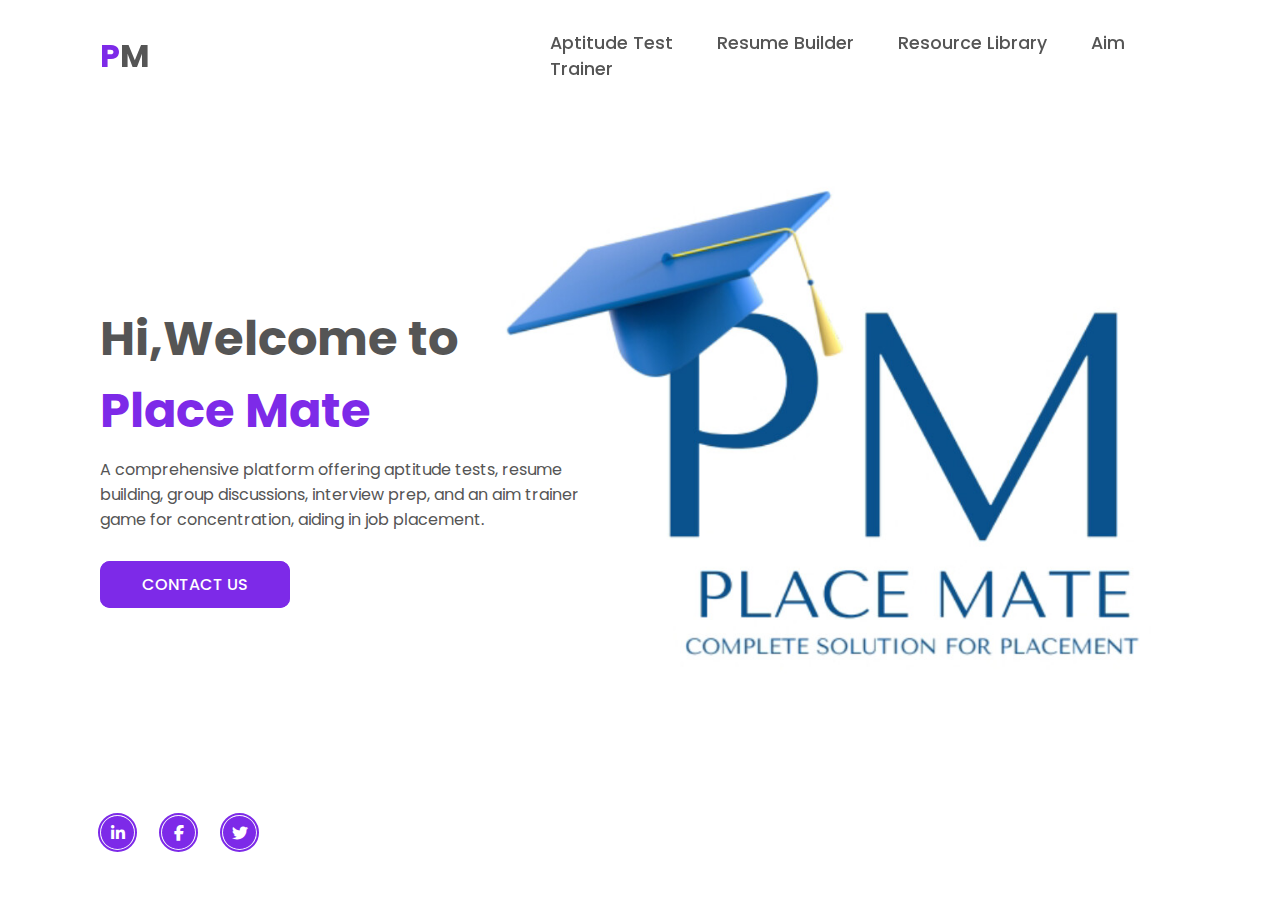
<file: index.html>
<!DOCTYPE html>
<html lang="en">

<head>
    <meta charset="UTF-8">
    <meta http-equiv="X-UA-Compatible" content="IE=edge">
    <meta name="viewport" content="width=device-width, initial-scale=1.0">
    <title>Create a Personal Portfolio Website using HTML and CSS | Codehal</title>
    <link rel="stylesheet" href="https://cdnjs.cloudflare.com/ajax/libs/font-awesome/6.2.0/css/all.min.css">
    <link rel="stylesheet" href="style.css">
</head>

<body>

    <header>
        <h2 class="logo"><span>P</span>M</h2>
        <nav class="navigation">
        
            <a href="indexw.html">Aptitude Test</a>
            <a href="https://resume-builder-new-chi.vercel.app/">Resume Builder</a>
            <a href="indexc.html">Resource Library</a>
            <a href="https://demo.waseemanjum.com/aim-trainer/">Aim Trainer</a>
        </nav>
        <a href="#" clas="btn-talk"></a>
    </header>

    <section class="home">
        <div class="content">
            <h2>Hi,Welcome to <span>Place Mate</span></h2>
            <p>A comprehensive platform offering aptitude tests, resume building, group discussions, interview prep, and an aim trainer game for concentration, aiding in job placement.</p>
            <div class="btn-group">
                <a href="#">CONTACT US</a>
            </div>
            <div class="social-icons">
                <a href="#"><i class="fa-brands fa-linkedin-in"></i></a>
                <a href="#"><i class="fa-brands fa-facebook-f"></i></a>
                <a href="#"><i class="fa-brands fa-twitter"></i></a>
            </div>
        </div>
    </section>

</body>

</html>
</file>
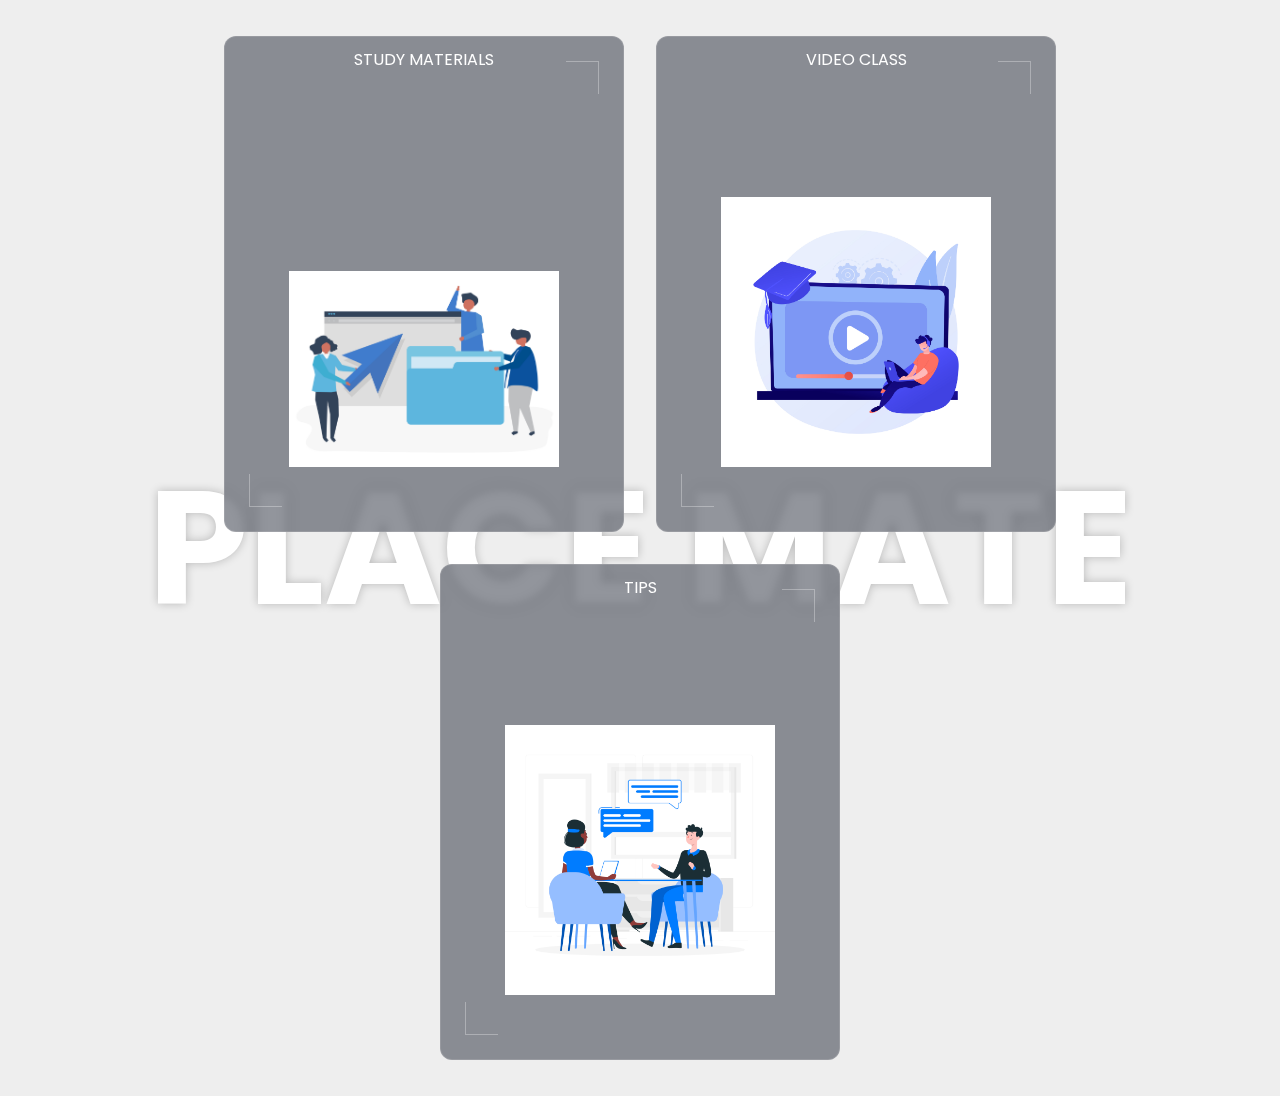
<file: indexc.html>
<!DOCTYPE html>
<html lang="en">
  <head>
    <meta charset="utf-8" />
    <meta name="viewport" content="width=device-width, initial-scale=1" />
    <title>Tilt Effect Cards</title>

    <link rel="stylesheet" href="stylec.css" />
  </head>
  <body>
    <main>
      <h1 class="title">PLACE MATE</h1>

      <section class="main">
        <a href="https://drive.google.com/drive/folders/1L34z76kS5Fe9gkw53QxvfjN_dJ7C95a7" class="wrap wrap--1">
          <div class="container container--1">
            <img src="66132.jpg" alt="" />
            <p>STUDY MATERIALS</p>
          </div>
        </a>

        <a href="https://youtube.com/playlist?list=PL8p2I9GklV454LdGfDOw0KkNazKuA-6B2&si=jO9QYECqRPsZlhEj" class="wrap wrap--2">
          <div class="container container--2">
            <img src="pm.jpg" alt="" />
            <p>VIDEO CLASS</p>
          </div>
        </a>

        <a href="https://youtu.be/0F6erIXCQU0?si=quaZUEVBNY56Deyj" class="wrap wrap--3">
          <div class="container container--3">
            <img src="in.jpg" alt="" />
            <p>TIPS</p>
          </div>
        </a>
      </section>
    </main>

    <div class="credits">
       <span class="heart"></span> 
      <a href="https://www.youtube.com/@opensourcecoding" target="_blank"
        ></a
      >
    </div>

    <script src="scriptc.js"></script>
  </body>
</html>
</file>
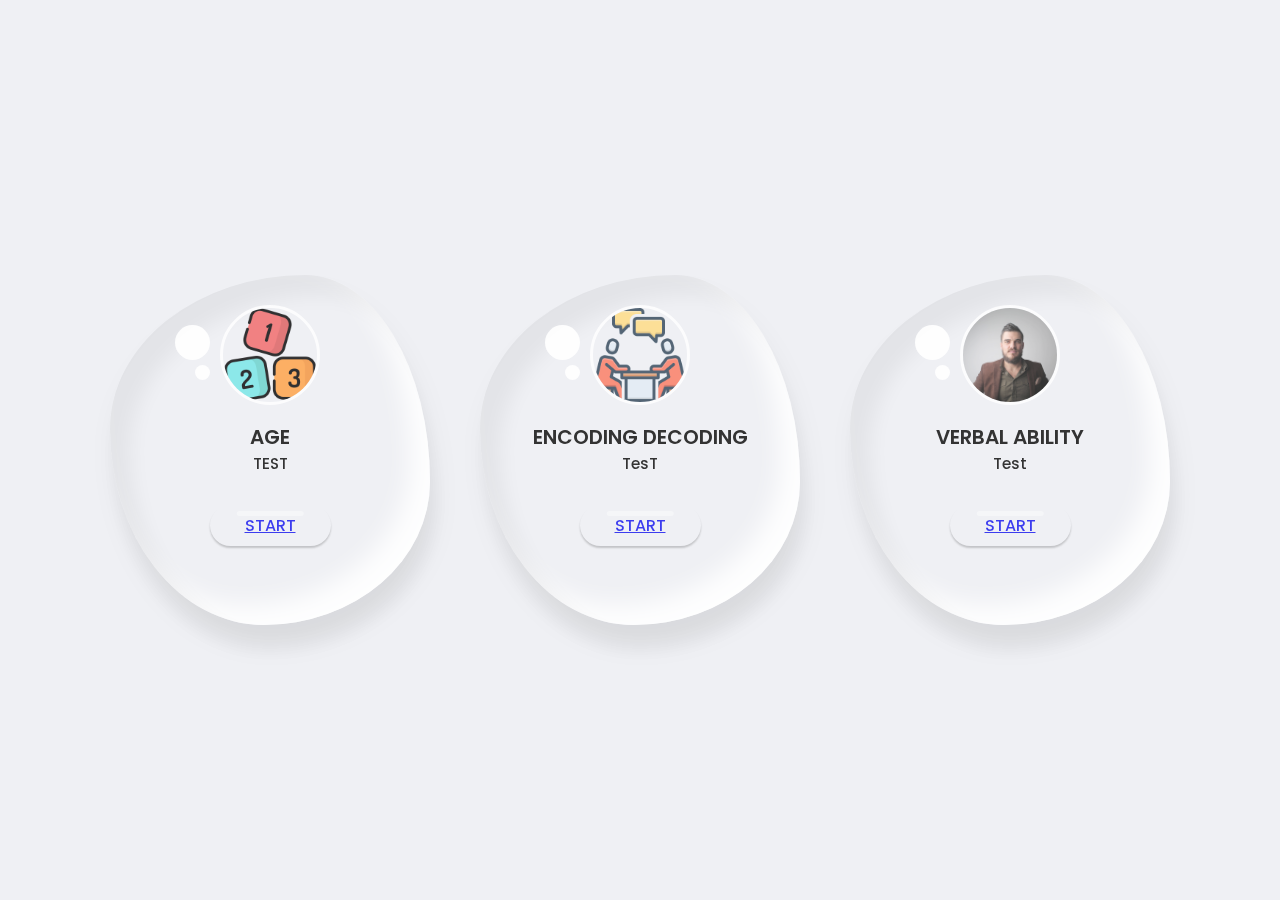
<file: indexw.html>
<!DOCTYPE html>
<html lang="en">

<head>
  <meta charset="UTF-8">
  <meta http-equiv="X-UA-Compatible" content="IE=edge">
  <meta name="viewport" content="width=device-width, initial-scale=1.0">
  <title>Water Drop Card Slider HTML CSS JS | Codehal</title>

  <!-- swiper css -->
  <link rel="stylesheet" href="https://cdn.jsdelivr.net/npm/swiper@9/swiper-bundle.min.css" />

  <!-- box icons -->
  <link href='https://unpkg.com/boxicons@2.1.4/css/boxicons.min.css' rel='stylesheet'>

  <!-- custom css -->
  <link rel="stylesheet" type="text/css" href="stylew.css">
</head>

<body>

  <div class="container">
    <div class="box mySwiper">
      <div class="content swiper-wrapper">
        <div class="card swiper-slide">
          <div class="card-content">
            <div class="image">
              <img src="img1.png" alt="">
            </div>

            <div class="name-profession">
              <span class="name"> AGE</span>
              <span class="profession">TEST</span>
            </div>



            <button style="--clr:#f0f5b">
              <a href="indexq1.html">START</a>
            
            </button>
          </div>
        </div>

        <div class="card swiper-slide">
          <div class="card-content">
            <div class="image">
              <img src="img2.png" alt="">
            </div>

            <div class="name-profession">
              <span class="name">ENCODING DECODING</span>
              <span class="profession">TesT</span>
            </div>

          

            <button style="--clr:#b01fe">
              <a href="indexq2.html">START</a>

            </button>
          </div>
        </div>

        <div class="card swiper-slide">
          <div class="card-content">
            <div class="image">
              <img src="img3.jpg" alt="">
            </div>

            <div class="name-profession">
              <span class="name">VERBAL ABILITY</span>
              <span class="profession">Test</span>
            </div>

           
            <button style="--clr:#ea401">
              <a href="hi.html">START</a>

          </div>
        </div>

  <!-- swiper js -->
  <script src="https://cdn.jsdelivr.net/npm/swiper@9/swiper-bundle.min.js"></script>

  <!-- custom js -->
  <script src="scriptw.js"></script>
</body>

</html>
</file>
<file: style.css>
@import url('https://fonts.googleapis.com/css2?family=Poppins:wght@300;400;500;600;700;800;900&display=swap');

* {
    margin: 0;
    padding: 0;
    box-sizing: border-box;
    font-family: 'Poppins', sans-serif;
}

header {
    position: fixed;
    top: 0;
    left: 0;
    width: 100%;
    padding: 30px 100px;
    display: flex;
    justify-content: space-between;
    align-items: center;
    z-index: 100;
}

.logo {
    font-size: 2em;
    color: #555;
    cursor: default;
}

.logo span {
    color: #7d2ae8;
}

.navigation {
    margin-left: 400px;
}

.navigation a {
    font-size: 1.1em;
    color: #555;
    text-decoration: none;
    margin-right: 40px;
    font-weight: 500;
    transition: .3s;
}

.navigation a:hover {
    color: #7d2ae8;
}

.btn-talk {
    color: #fff;
    text-decoration: none;
    padding: 8px 35px;
    background: #7d2ae8;
    border-radius: 10px;
    border: 2px solid #7d2ae8;
    font-weight: 500;
    transition: .3s;
}

.btn-talk:hover {
    color: #7d2ae8;
    background: transparent;
}

.home {
    position: relative;
    width: 100%;
    height: 100vh;
    background: url('background.jpg');
    background-size: cover;
    background-position: center;
    display: flex;
    align-items: center;
    padding: 30px 100px;
}

.content {
    max-width: 500px;
    color: #555;
}

.content h2 {
    font-size: 3em;
}

.content h2 span {
    color: #7d2ae8;
}

.content h4 {
    font-size: 2em;
}

.content p {
    padding: 10px 0 40px 0;
}

.btn-group a {
    color: #fff;
    text-decoration: none;
    padding: 10px 40px;
    background: #7d2ae8;
    border-radius: 10px;
    border: 2px solid #7d2ae8;
    font-weight: 500;
    transition: .3s;
}

.btn-group a:hover:nth-child(1) {
    color: #7d2ae8;
    background: transparent;
}

.btn-group a:nth-child(2) {
    color: #7d2ae8;
    background: transparent;
    margin-left: 30px;
    padding: 10px 30px;
}

.btn-group a:hover:nth-child(2) {
    color: #fff;
    background: #7d2ae8;
}

.social-icons {
    position: absolute;
    bottom: 50px;
}

.social-icons a {
    display: inline-block;
    width: 35px;
    height: 35px;
    background: #7d2ae8;
    border-radius: 50%;
    margin-right: 22px;
    text-align: center;
    line-height: 35px;
    border: 1px solid #fff;
    outline: 2px solid #7d2ae8;
    transition: .3s;
}

.social-icons a:hover {
    transform: translateY(-5px);
}

.social-icons a i {
    color: #fff;
}
</file>
<file: stylec.css>
@import url(https://fonts.googleapis.com/css?family=Poppins:100,100italic,200,200italic,300,300italic,regular,italic,500,500italic,600,600italic,700,700italic,800,800italic,900,900italic);

* {
  margin: 0;
  padding: 0;
  box-sizing: border-box;
  font-family: "Poppins", sans-serif;
}

body {
  position: relative;
  min-height: 100vh;
  display: flex;
  justify-content: center;
  align-items: center;
  background: #eee;
  background-image: url("https://images.unsplash.com/photo-1519681393784-d120267933ba?ixid=MnwxMjA3fDB8MHxwaG90by1wYWdlfHx8fGVufDB8fHx8&ixlib=rb-1.2.1&auto=format&fit=crop&w=1124&q=100");
  background-position: center;
  background-size: cover;
}
.title {
  width: 100%;
  position: absolute;
  top: 50%;
  left: 50%;
  transform: translate(-50%, -50%);
  font-size: 10rem;
  text-align: center;
  color: #fff;
  text-shadow: 0 0 10px #0000003a;
}

.main {
  width: 100%;
  padding: 20px;
  display: flex;
  flex-wrap: wrap;
  justify-content: center;
}

.wrap {
  width: max-content;
  margin: 1rem;
  transform-style: preserve-3d;
  transform: perspective(100rem);
  cursor: pointer;
}

.container {
  position: relative;
  text-align: center; /* Center the text horizontally */
}

.container p {
  position: absolute;
  top: 10px; /* Adjust this value to move the text vertically */
  left: 0;
  right: 0;
}

.container img {
  max-width: 100%;
  height: auto;
}

.container {
  --rX: 0;
  --rY: 0;

  width: 25rem;
  height: 31rem;
  border: 1px solid var(--background-color);
  border-radius: 1.6rem;
  padding: 4rem;
  display: flex;
  align-items: flex-end;

  position: relative;
  transform: rotateX(calc(var(--rX) * 1deg)) rotateY(calc(var(--rY) * 1deg));

  backdrop-filter: blur(5px) saturate(200%);
  -webkit-backdrop-filter: blur(5px) saturate(200%);
  background-color: rgba(17, 25, 40, 0.46);
  border-radius: 12px;
  border: 1px solid rgba(255, 255, 255, 0.125);

  transition: transform 0.6s 1s;
}

.container::before,
.container::after {
  content: "";

  width: 2rem;
  height: 2rem;
  border: 1px solid #fff;

  position: absolute;
  z-index: 2;

  opacity: 0.3;
  transition: 0.3s;
}

.container::before {
  top: 1.5rem;
  right: 1.5rem;

  border-bottom-width: 0;
  border-left-width: 0;
}

.container::after {
  bottom: 1.5rem;
  left: 1.5rem;

  border-top-width: 0;
  border-right-width: 0;
}

.container--active {
  transition: none;
}
.container p {
  color: #ffffff;
  font-size: 1rem;
}

.wrap:hover .container::before,
.wrap:hover .container::after {
  width: calc(100% - 4rem);
  height: calc(100% - 4rem);
}

.credits {
  position: absolute;
  bottom: 0;
  left: 0;
  right: 0;
  text-align: center;
  padding: 1rem;
  color: #fff;
  font-size: 0.8rem;
}
.credits a {
  color: red;
  text-decoration: none;
  font-weight: 600;
}
.credits a:hover {
  text-decoration: underline;
}
</file>
<file: stylew.css>
@import url('https://fonts.googleapis.com/css2?family=Poppins:wght@300;400;500;600;700;800;900&display=swap');

* {
  margin: 0;
  padding: 0;
  box-sizing: border-box;
  font-family: 'Poppins', sans-serif;
}

body {
  display: flex;
  justify-content: center;
  align-items: center;
  min-height: 100vh;
  background: #eff0f4;
}

.container {
  position: relative;
  max-width: 1200px;
  width: 100%;
  padding: 40px;
}

.container .box {
  padding: 50px 30px;
  overflow: hidden;
}

.image img {
  width: 100px;
  height: 100px;
  object-fit: cover;
  border-radius: 50%;
  opacity: .8;
  border: 3px solid #fff;
}

.card {
  position: relative;
  width: 350px;
  height: 350px;
  background: transparent;
  box-shadow:
    inset 20px 20px 20px rgba(0, 0, 0, .05),
    5px 25px 20px rgba(0, 0, 0, .05),
    5px 20px 30px rgba(0, 0, 0, .05),
    inset -20px -20px 25px rgba(255, 255, 255, .9);
  border-radius: 61% 39% 52% 48% / 44% 59% 41% 56%;
  transition: .5s ease-in-out;
}

.card:hover {
  border-radius: 50%;
}

.card::before {
  content: '';
  position: absolute;
  top: 50px;
  left: 65px;
  width: 35px;
  height: 35px;
  background: #fff;
  border-radius: 50%;
  opacity: .9;
}

.card::after {
  content: '';
  position: absolute;
  top: 90px;
  left: 85px;
  width: 15px;
  height: 15px;
  background: #fff;
  border-radius: 50%;
  opacity: .9;
}

.card .card-content {
  position: relative;
  display: flex;
  align-items: center;
  flex-direction: column;
  padding: 30px;
}

.card-content .name-profession {
  display: flex;
  align-items: center;
  flex-direction: column;
  margin-top: 10px;
  color: #333;
}

.name-profession .name {
  font-size: 20px;
  font-weight: 600;
}

.name-profession .profession {
  font-size: 15px;
  font-weight: 500;
}

.card-content .rating {
  display: flex;
  align-items: center;
  margin-top: 18px;
}

.card-content .rating i {
  font-size: 22px;
  color: var(--clr);
  margin: 0 2px;
  opacity: .75;
}

.card-content button {
  position: relative;
  padding: 8px 35px;
  background: var(--clr);
  border: none;
  outline: none;
  border-radius: 40px;
  box-shadow: 0 2px 2px rgba(0, 0, 0, .25);
  cursor: pointer;
  font-size: 16px;
  color: #fff;
  font-weight: 500;
  opacity: .75;
  margin-top: 30px;
}

.card-content button::before {
  content: '';
  position: absolute;
  top: 6px;
  left: 50%;
  transform: translateX(-50%);
  width: 55%;
  height: 5px;
  background: rgba(255, 255, 255, .5);
  border-radius: 5px;
}

.box .swiper-button-next,
.box .swiper-button-prev {
  color: #666;
}

.box .swiper-button-next {
  right: 0;
}

.box .swiper-button-prev {
  left: 0;
}

.box .swiper-pagination-bullet {
  width: 12px;
  height: 12px;
  background: #666;
}
</file>
